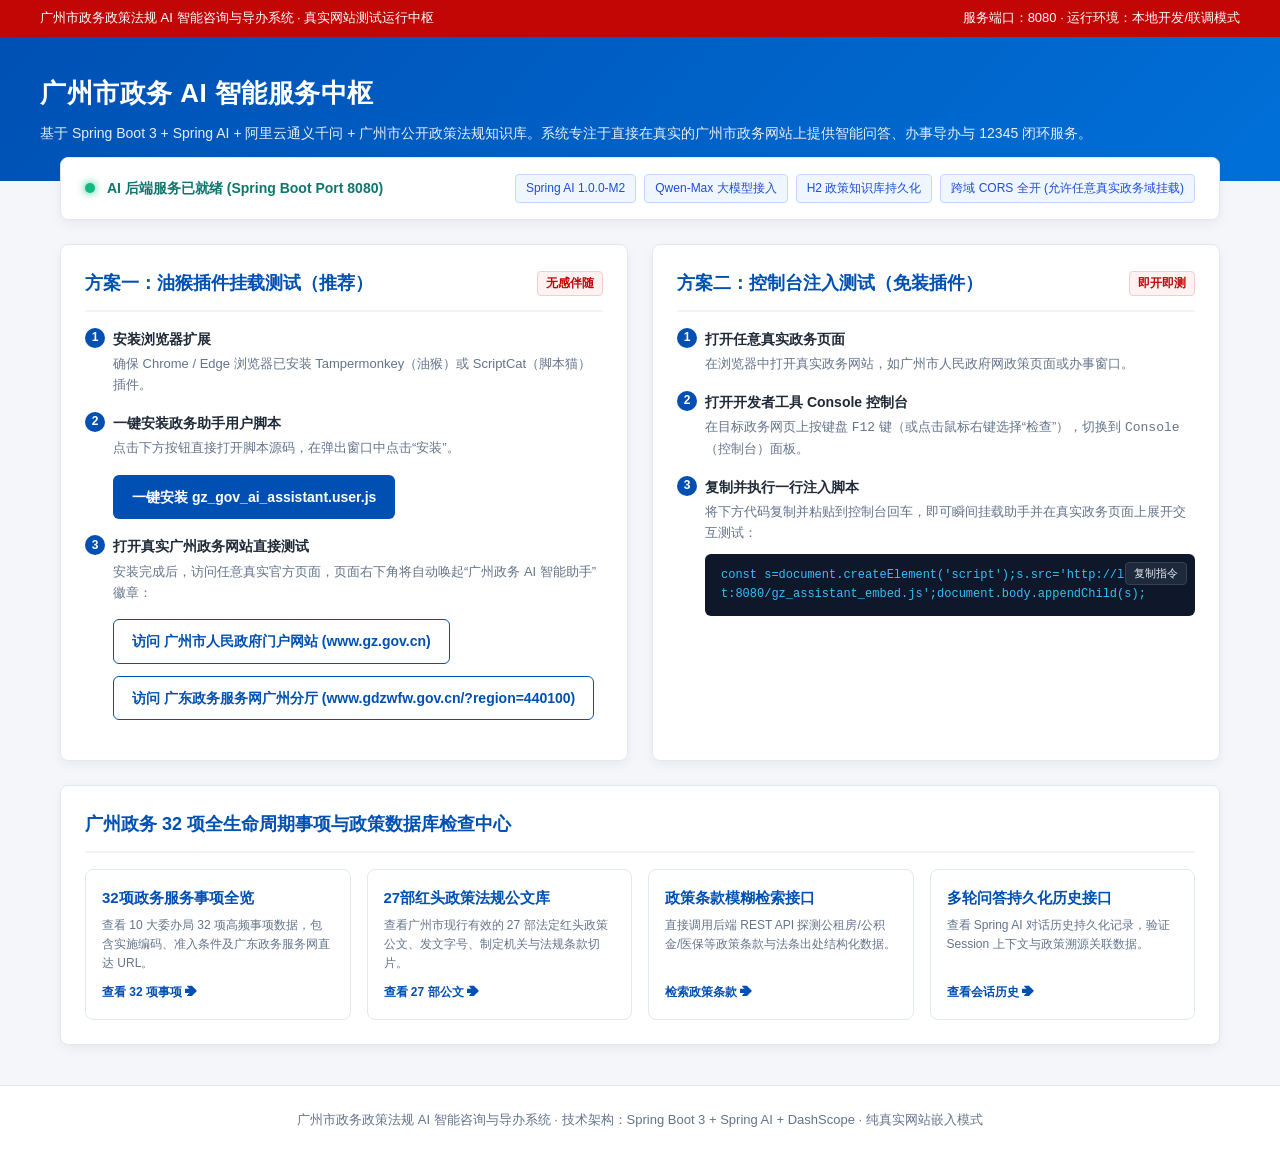
<file: src/main/resources/static/index.html>
<!DOCTYPE html>
<html lang="zh-CN">
<head>
  <meta charset="UTF-8">
  <meta name="viewport" content="width=device-width, initial-scale=1.0">
  <title>广州市政务 AI 智能咨询与导办系统 · 真实网站测试与服务中枢</title>
  <style>
    :root {
      --gov-red: #c20505;
      --gov-darkred: #9a0404;
      --gov-blue: #0050b3;
      --gov-darkblue: #003a8c;
      --gov-light-bg: #f4f6fa;
      --gov-card-bg: #ffffff;
      --gov-border: #e2e8f0;
      --text-main: #1f2937;
      --text-muted: #64748b;
      --status-green: #10b981;
    }

    * { box-sizing: border-box; margin: 0; padding: 0; }
    body {
      background-color: var(--gov-light-bg);
      color: var(--text-main);
      font-family: -apple-system, BlinkMacSystemFont, "PingFang SC", "Hiragino Sans GB", "Microsoft YaHei", sans-serif;
      line-height: 1.6;
    }

    .topbar {
      background: var(--gov-red);
      color: #ffffff;
      padding: 8px 40px;
      font-size: 13px;
      display: flex;
      justify-content: space-between;
      align-items: center;
    }

    .header-box {
      background: linear-gradient(135deg, var(--gov-blue) 0%, #0070d8 100%);
      color: #ffffff;
      padding: 36px 40px;
    }
    .header-content {
      max-width: 1200px;
      margin: 0 auto;
    }
    .header-title {
      font-size: 26px;
      font-weight: 700;
      letter-spacing: 0.5px;
      margin-bottom: 8px;
    }
    .header-subtitle {
      font-size: 14px;
      opacity: 0.9;
    }

    .main-container {
      max-width: 1200px;
      margin: -24px auto 40px;
      padding: 0 20px;
    }

    .status-bar {
      background: var(--gov-card-bg);
      border-radius: 8px;
      padding: 16px 24px;
      box-shadow: 0 4px 12px rgba(0, 0, 0, 0.05);
      border: 1px solid var(--gov-border);
      display: flex;
      justify-content: space-between;
      align-items: center;
      margin-bottom: 24px;
      flex-wrap: wrap;
      gap: 12px;
    }
    .status-left {
      display: flex;
      align-items: center;
      gap: 12px;
    }
    .status-dot {
      width: 10px;
      height: 10px;
      border-radius: 50%;
      background: var(--status-green);
      box-shadow: 0 0 8px var(--status-green);
    }
    .status-text {
      font-weight: 600;
      color: #0f766e;
      font-size: 14px;
    }
    .status-tags {
      display: flex;
      gap: 8px;
      flex-wrap: wrap;
    }
    .badge {
      background: #eff6ff;
      color: #1d4ed8;
      border: 1px solid #bfdbfe;
      padding: 4px 10px;
      border-radius: 4px;
      font-size: 12px;
      font-weight: 500;
    }

    .grid-2 {
      display: grid;
      grid-template-columns: 1fr 1fr;
      gap: 24px;
      margin-bottom: 24px;
    }
    @media (max-width: 860px) {
      .grid-2 { grid-template-columns: 1fr; }
    }

    .card {
      background: var(--gov-card-bg);
      border-radius: 8px;
      padding: 24px;
      box-shadow: 0 4px 12px rgba(0, 0, 0, 0.05);
      border: 1px solid var(--gov-border);
    }
    .card-header {
      border-bottom: 2px solid #f1f5f9;
      padding-bottom: 12px;
      margin-bottom: 16px;
      display: flex;
      justify-content: space-between;
      align-items: center;
    }
    .card-title {
      font-size: 18px;
      font-weight: 700;
      color: var(--gov-blue);
    }
    .card-badge {
      background: #fef2f2;
      color: var(--gov-red);
      border: 1px solid #fecaca;
      font-size: 12px;
      padding: 2px 8px;
      border-radius: 4px;
      font-weight: 600;
    }

    .step-item {
      margin-bottom: 16px;
      padding-left: 28px;
      position: relative;
    }
    .step-num {
      position: absolute;
      left: 0;
      top: 0;
      width: 20px;
      height: 20px;
      background: var(--gov-blue);
      color: #ffffff;
      border-radius: 50%;
      display: flex;
      align-items: center;
      justify-content: center;
      font-size: 12px;
      font-weight: 700;
    }
    .step-title {
      font-weight: 600;
      margin-bottom: 4px;
      font-size: 14px;
    }
    .step-desc {
      font-size: 13px;
      color: var(--text-muted);
    }

    .btn-group {
      display: flex;
      gap: 12px;
      margin-top: 16px;
      flex-wrap: wrap;
    }
    .gov-btn {
      display: inline-flex;
      align-items: center;
      justify-content: center;
      padding: 10px 18px;
      border-radius: 6px;
      text-decoration: none;
      font-size: 14px;
      font-weight: 600;
      transition: all 0.2s ease;
      cursor: pointer;
      border: 1px solid transparent;
    }
    .gov-btn-primary {
      background: var(--gov-blue);
      color: #ffffff;
    }
    .gov-btn-primary:hover {
      background: var(--gov-darkblue);
    }
    .gov-btn-outline {
      background: #ffffff;
      color: var(--gov-blue);
      border-color: var(--gov-blue);
    }
    .gov-btn-outline:hover {
      background: #eff6ff;
    }
    .gov-btn-red {
      background: var(--gov-red);
      color: #ffffff;
    }
    .gov-btn-red:hover {
      background: var(--gov-darkred);
    }

    .code-box {
      background: #0f172a;
      color: #38bdf8;
      padding: 12px 16px;
      border-radius: 6px;
      font-family: ui-monospace, Menlo, Monaco, Consolas, monospace;
      font-size: 12px;
      word-break: break-all;
      margin: 10px 0;
      position: relative;
    }
    .copy-btn {
      position: absolute;
      right: 8px;
      top: 8px;
      background: #1e293b;
      color: #e2e8f0;
      border: 1px solid #334155;
      padding: 3px 8px;
      border-radius: 4px;
      font-size: 11px;
      cursor: pointer;
    }
    .copy-btn:hover {
      background: #334155;
      color: #ffffff;
    }

    .nav-grid {
      display: grid;
      grid-template-columns: repeat(4, 1fr);
      gap: 16px;
      margin-top: 16px;
    }
    @media (max-width: 860px) {
      .nav-grid { grid-template-columns: repeat(2, 1fr); }
    }
    .nav-tile {
      background: #ffffff;
      border: 1px solid var(--gov-border);
      border-radius: 8px;
      padding: 16px;
      text-decoration: none;
      color: var(--text-main);
      display: flex;
      flex-direction: column;
      justify-content: space-between;
      transition: all 0.2s ease;
    }
    .nav-tile:hover {
      border-color: var(--gov-blue);
      transform: translateY(-2px);
      box-shadow: 0 4px 12px rgba(0, 80, 179, 0.1);
    }
    .nav-tile-title {
      font-weight: 700;
      font-size: 15px;
      color: var(--gov-blue);
      margin-bottom: 6px;
    }
    .nav-tile-desc {
      font-size: 12px;
      color: var(--text-muted);
    }

    .footer {
      text-align: center;
      padding: 24px 20px;
      font-size: 13px;
      color: var(--text-muted);
      border-top: 1px solid var(--gov-border);
      background: #ffffff;
    }
  </style>
</head>
<body>

  <!-- 顶部政务红条 -->
  <div class="topbar">
    <span>广州市政务政策法规 AI 智能咨询与导办系统 · 真实网站测试运行中枢</span>
    <span>服务端口：8080 · 运行环境：本地开发/联调模式</span>
  </div>

  <!-- 主头部 -->
  <div class="header-box">
    <div class="header-content">
      <h1 class="header-title">广州市政务 AI 智能服务中枢</h1>
      <p class="header-subtitle">
        基于 Spring Boot 3 + Spring AI + 阿里云通义千问 + 广州市公开政策法规知识库。系统专注于直接在真实的广州市政务网站上提供智能问答、办事导办与 12345 闭环服务。
      </p>
    </div>
  </div>

  <!-- 主体卡片区 -->
  <div class="main-container">

    <!-- 运行状态指示条 -->
    <div class="status-bar">
      <div class="status-left">
        <div class="status-dot"></div>
        <div class="status-text">AI 后端服务已就绪 (Spring Boot Port 8080)</div>
      </div>
      <div class="status-tags">
        <span class="badge">Spring AI 1.0.0-M2</span>
        <span class="badge">Qwen-Max 大模型接入</span>
        <span class="badge">H2 政策知识库持久化</span>
        <span class="badge">跨域 CORS 全开 (允许任意真实政务域挂载)</span>
      </div>
    </div>

    <!-- 测试方案左右网格 -->
    <div class="grid-2">

      <!-- 方案一：油猴插件真实挂载 -->
      <div class="card">
        <div class="card-header">
          <div class="card-title">方案一：油猴插件挂载测试（推荐）</div>
          <div class="card-badge">无感伴随</div>
        </div>

        <div class="step-item">
          <div class="step-num">1</div>
          <div class="step-title">安装浏览器扩展</div>
          <div class="step-desc">确保 Chrome / Edge 浏览器已安装 Tampermonkey（油猴）或 ScriptCat（脚本猫）插件。</div>
        </div>

        <div class="step-item">
          <div class="step-num">2</div>
          <div class="step-title">一键安装政务助手用户脚本</div>
          <div class="step-desc">点击下方按钮直接打开脚本源码，在弹出窗口中点击“安装”。</div>
          <div class="btn-group">
            <a href="/gz_gov_ai_assistant.user.js" target="_blank" class="gov-btn gov-btn-primary">
              一键安装 gz_gov_ai_assistant.user.js
            </a>
          </div>
        </div>

        <div class="step-item">
          <div class="step-num">3</div>
          <div class="step-title">打开真实广州政务网站直接测试</div>
          <div class="step-desc">安装完成后，访问任意真实官方页面，页面右下角将自动唤起“广州政务 AI 智能助手”徽章：</div>
          <div class="btn-group">
            <a href="https://www.gz.gov.cn/" target="_blank" class="gov-btn gov-btn-outline">
              访问 广州市人民政府门户网站 (www.gz.gov.cn)
            </a>
            <a href="https://www.gdzwfw.gov.cn/?region=440100" target="_blank" class="gov-btn gov-btn-outline">
              访问 广东政务服务网广州分厅 (www.gdzwfw.gov.cn/?region=440100)
            </a>
          </div>
        </div>
      </div>

      <!-- 方案二：控制台注入即测 -->
      <div class="card">
        <div class="card-header">
          <div class="card-title">方案二：控制台注入测试（免装插件）</div>
          <div class="card-badge">即开即测</div>
        </div>

        <div class="step-item">
          <div class="step-num">1</div>
          <div class="step-title">打开任意真实政务页面</div>
          <div class="step-desc">在浏览器中打开真实政务网站，如广州市人民政府网政策页面或办事窗口。</div>
        </div>

        <div class="step-item">
          <div class="step-num">2</div>
          <div class="step-title">打开开发者工具 Console 控制台</div>
          <div class="step-desc">在目标政务网页上按键盘 <code>F12</code> 键（或点击鼠标右键选择“检查”），切换到 <code>Console</code>（控制台）面板。</div>
        </div>

        <div class="step-item">
          <div class="step-num">3</div>
          <div class="step-title">复制并执行一行注入脚本</div>
          <div class="step-desc">将下方代码复制并粘贴到控制台回车，即可瞬间挂载助手并在真实政务页面上展开交互测试：</div>
          <div class="code-box" id="codeSnippet">
            const s=document.createElement('script');s.src='http://localhost:8080/gz_assistant_embed.js';document.body.appendChild(s);
            <button class="copy-btn" onclick="copyCode()">复制指令</button>
          </div>
        </div>
      </div>

    </div>

    <!-- 32项高频事项与政策法规数据库检查中心 -->
    <div class="card">
      <div class="card-header">
        <div class="card-title">广州政务 32 项全生命周期事项与政策数据库检查中心</div>
      </div>
      <div class="nav-grid">
        <a href="/api/v1/gov/affairs" target="_blank" class="nav-tile">
          <div>
            <div class="nav-tile-title">32项政务服务事项全览</div>
            <div class="nav-tile-desc">查看 10 大委办局 32 项高频事项数据，包含实施编码、准入条件及广东政务服务网直达 URL。</div>
          </div>
          <div style="font-size: 12px; color: var(--gov-blue); font-weight: 600; margin-top: 10px;">查看 32 项事项 ➔</div>
        </a>

        <a href="/api/v1/gov/policies" target="_blank" class="nav-tile">
          <div>
            <div class="nav-tile-title">27部红头政策法规公文库</div>
            <div class="nav-tile-desc">查看广州市现行有效的 27 部法定红头政策公文、发文字号、制定机关与法规条款切片。</div>
          </div>
          <div style="font-size: 12px; color: var(--gov-blue); font-weight: 600; margin-top: 10px;">查看 27 部公文 ➔</div>
        </a>

        <a href="/api/v1/gov/policy/search?keyword=%E5%85%AC%E7%A7%9F%E6%88%BF" target="_blank" class="nav-tile">
          <div>
            <div class="nav-tile-title">政策条款模糊检索接口</div>
            <div class="nav-tile-desc">直接调用后端 REST API 探测公租房/公积金/医保等政策条款与法条出处结构化数据。</div>
          </div>
          <div style="font-size: 12px; color: var(--gov-blue); font-weight: 600; margin-top: 10px;">检索政策条款 ➔</div>
        </a>

        <a href="/api/v1/gov/chat/history" target="_blank" class="nav-tile">
          <div>
            <div class="nav-tile-title">多轮问答持久化历史接口</div>
            <div class="nav-tile-desc">查看 Spring AI 对话历史持久化记录，验证 Session 上下文与政策溯源关联数据。</div>
          </div>
          <div style="font-size: 12px; color: var(--gov-blue); font-weight: 600; margin-top: 10px;">查看会话历史 ➔</div>
        </a>
      </div>
    </div>

  </div>

  <!-- 页脚 -->
  <footer class="footer">
    <p>广州市政务政策法规 AI 智能咨询与导办系统 · 技术架构：Spring Boot 3 + Spring AI + DashScope · 纯真实网站嵌入模式</p>
  </footer>

  <script>
    function copyCode() {
      const code = "const s=document.createElement('script');s.src='http://localhost:8080/gz_assistant_embed.js';document.body.appendChild(s);";
      navigator.clipboard.writeText(code).then(() => {
        alert('注入指令已复制到剪贴板！请在真实政务页面按 F12 粘贴至 Console 运行即可。');
      }).catch(() => {
        prompt('请手动复制以下注入指令：', code);
      });
    }
  </script>
  <!-- 直接在首页加载政务助手，方便本地一键直接体验 -->
  <script src="/gz_assistant_embed.js"></script>
</body>
</html>
</file>
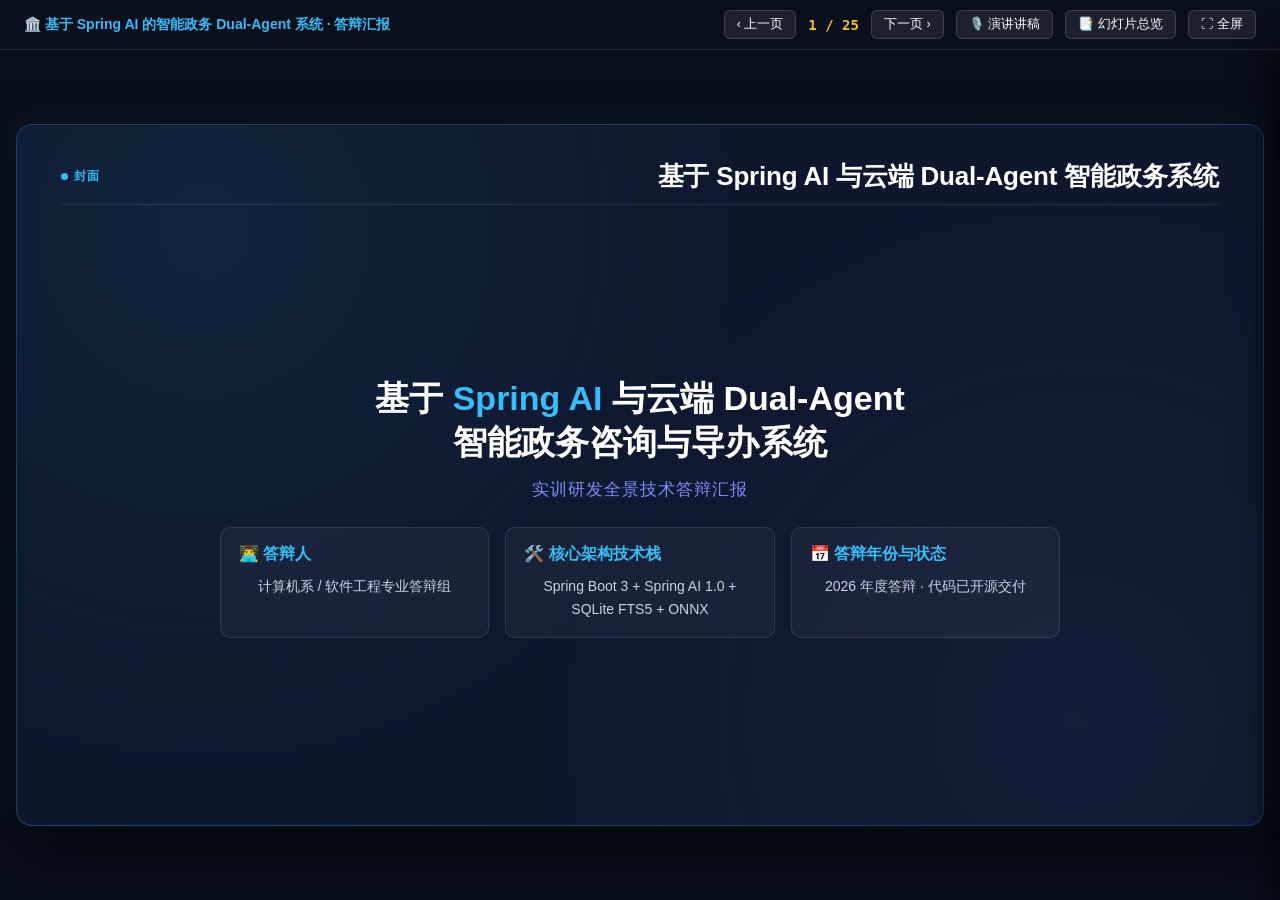
<file: presentation.html>
<!DOCTYPE html>
<html lang="zh-CN">
<head>
<meta charset="UTF-8">
<meta name="viewport" content="width=device-width, initial-scale=1.0">
<title>基于 Spring AI 与云端 Dual-Agent 智能政务咨询与导办系统 · 技术答辩全景汇报</title>
<style>
  :root {
    --bg-primary: #0a0f1d;
    --bg-card: rgba(16, 24, 48, 0.92);
    --border-card: rgba(56, 189, 248, 0.25);
    --accent-blue: #38bdf8;
    --accent-indigo: #818cf8;
    --accent-gold: #fbbf24;
    --accent-green: #34d399;
    --accent-red: #f87171;
    --text-primary: #f8fafc;
    --text-secondary: #cbd5e1;
    --text-muted: #94a3b8;
  }
  * { box-sizing: border-box; margin: 0; padding: 0; }
  body {
    background: var(--bg-primary);
    color: var(--text-primary);
    font-family: -apple-system, BlinkMacSystemFont, 'Segoe UI', Roboto, 'PingFang SC', 'Microsoft YaHei', sans-serif;
    overflow: hidden;
    height: 100vh;
    display: flex;
    flex-direction: column;
    user-select: none;
  }
  .top-nav-bar {
    height: 50px;
    background: rgba(10, 15, 29, 0.96);
    border-bottom: 1px solid rgba(255, 255, 255, 0.1);
    display: flex;
    align-items: center;
    justify-content: space-between;
    padding: 0 24px;
    z-index: 100;
  }
  .nav-title { font-size: 14px; font-weight: 700; color: var(--accent-blue); display: flex; align-items: center; gap: 8px; }
  .nav-controls { display: flex; align-items: center; gap: 12px; font-size: 13px; color: var(--text-secondary); }
  .nav-btn { background: rgba(255, 255, 255, 0.08); border: 1px solid rgba(255, 255, 255, 0.15); color: #fff; padding: 5px 12px; border-radius: 6px; cursor: pointer; transition: all 0.2s ease; font-size: 12.5px; }
  .nav-btn:hover { background: var(--accent-blue); color: #000; font-weight: 600; }
  .slide-counter { font-family: monospace; font-size: 14px; font-weight: bold; color: var(--accent-gold); }
  .deck-viewport {
    flex: 1;
    display: flex;
    align-items: center;
    justify-content: center;
    padding: 16px;
    position: relative;
  }
  .slide-stage {
    width: 100%;
    max-width: 1280px;
    aspect-ratio: 16 / 9;
    background: radial-gradient(circle at 15% 15%, rgba(56, 189, 248, 0.08) 0%, transparent 45%), radial-gradient(circle at 85% 85%, rgba(129, 140, 248, 0.06) 0%, transparent 45%), var(--bg-card);
    border: 1px solid var(--border-card);
    border-radius: 16px;
    box-shadow: 0 25px 60px rgba(0, 0, 0, 0.65), 0 0 40px rgba(56, 189, 248, 0.08);
    position: relative;
    overflow: hidden;
    display: none;
    padding: 34px 44px;
    animation: slideFadeIn 0.3s cubic-bezier(0.16, 1, 0.3, 1) forwards;
  }
  .slide-stage.active { display: flex; flex-direction: column; }
  @keyframes slideFadeIn { from { opacity: 0; transform: scale(0.98); } to { opacity: 1; transform: scale(1); } }
  .slide-header { margin-bottom: 18px; border-bottom: 1px solid rgba(255, 255, 255, 0.1); padding-bottom: 10px; display: flex; justify-content: space-between; align-items: center; }
  .slide-tag { font-size: 12px; font-weight: 700; color: var(--accent-blue); letter-spacing: 1px; display: inline-flex; align-items: center; gap: 6px; }
  .slide-tag::before { content: ''; display: inline-block; width: 7px; height: 7px; border-radius: 50%; background: var(--accent-blue); }
  .slide-title { font-size: 26px; font-weight: 800; color: #ffffff; letter-spacing: -0.2px; }
  .slide-body { flex: 1; display: flex; flex-direction: column; justify-content: center; gap: 14px; overflow: hidden; }
  .grid-2 { display: grid; grid-template-columns: 1fr 1fr; gap: 18px; }
  .grid-3 { display: grid; grid-template-columns: 1fr 1fr 1fr; gap: 16px; }
  .grid-4 { display: grid; grid-template-columns: repeat(4, 1fr); gap: 14px; }
  .grid-23 { display: grid; grid-template-columns: 2fr 3fr; gap: 18px; }
  .grid-32 { display: grid; grid-template-columns: 3fr 2fr; gap: 18px; }
  .card {
    background: rgba(255, 255, 255, 0.04);
    border: 1px solid rgba(255, 255, 255, 0.1);
    border-radius: 10px;
    padding: 16px 18px;
    display: flex;
    flex-direction: column;
    gap: 10px;
    transition: all 0.2s ease;
  }
  .card:hover { border-color: rgba(56, 189, 248, 0.4); background: rgba(56, 189, 248, 0.06); }
  .card-title { font-size: 16px; font-weight: 700; color: var(--accent-blue); display: flex; align-items: center; gap: 6px; }
  .card-text { font-size: 14px; color: var(--text-secondary); line-height: 1.65; }
  .card-badge { align-self: flex-start; font-size: 11px; font-weight: 700; padding: 2px 7px; border-radius: 4px; background: rgba(56, 189, 248, 0.18); color: var(--accent-blue); }
  .stat-val { font-size: 34px; font-weight: 800; font-family: monospace; color: var(--accent-gold); line-height: 1; }
  .stat-label { font-size: 13px; color: var(--text-muted); margin-top: 4px; font-weight: 600; }
  .code-block { background: rgba(0, 0, 0, 0.5); border: 1px solid rgba(255, 255, 255, 0.12); border-radius: 8px; padding: 14px; font-family: 'Fira Code', Consolas, monospace; font-size: 12.5px; color: #38bdf8; line-height: 1.55; white-space: pre; overflow-x: auto; }
  .notes-drawer {
    position: fixed; right: 0; top: 50px; bottom: 0; width: 380px;
    background: rgba(13, 20, 38, 0.98); border-left: 1px solid rgba(56, 189, 248, 0.3);
    box-shadow: -10px 0 30px rgba(0, 0, 0, 0.75);
    transform: translateX(100%); transition: transform 0.3s cubic-bezier(0.16, 1, 0.3, 1);
    z-index: 200; display: flex; flex-direction: column;
  }
  .notes-drawer.open { transform: translateX(0); }
  .notes-header { padding: 16px 20px; border-bottom: 1px solid rgba(255, 255, 255, 0.1); display: flex; justify-content: space-between; align-items: center; }
  .notes-header h3 { font-size: 14px; font-weight: 700; color: var(--accent-gold); display: flex; align-items: center; gap: 6px; }
  .notes-content { flex: 1; padding: 20px; overflow-y: auto; font-size: 14px; line-height: 1.75; color: #e2e8f0; }
  .overview-modal {
    position: fixed; inset: 50px 0 0 0; background: rgba(10, 15, 29, 0.96);
    backdrop-filter: blur(10px); z-index: 150; display: none; padding: 30px 40px;
    overflow-y: auto; grid-template-columns: repeat(auto-fill, minmax(230px, 1fr)); gap: 16px;
  }
  .overview-modal.open { display: grid; }
  .thumb-card {
    background: rgba(255, 255, 255, 0.04); border: 1px solid rgba(255, 255, 255, 0.12);
    border-radius: 8px; padding: 14px; cursor: pointer; transition: all 0.2s;
  }
  .thumb-card:hover { border-color: var(--accent-blue); background: rgba(56, 189, 248, 0.08); transform: translateY(-2px); }
  .thumb-num { font-size: 11px; font-weight: 700; color: var(--accent-gold); margin-bottom: 4px; }
  .thumb-title { font-size: 13px; font-weight: 600; color: #fff; line-height: 1.35; }
</style>
</head>
<body>
<div class="top-nav-bar">
  <div class="nav-title">🏛️ 基于 Spring AI 的智能政务 Dual-Agent 系统 · 答辩汇报</div>
  <div class="nav-controls">
    <button class="nav-btn" id="btnPrev" title="上一页 (←)">‹ 上一页</button>
    <span class="slide-counter"><span id="curSlideNum">1</span> / <span id="totalSlideNum">25</span></span>
    <button class="nav-btn" id="btnNext" title="下一页 (→)">下一页 ›</button>
    <button class="nav-btn" id="btnNotes" title="打开讲稿提词器 (S)">🎙️ 演讲讲稿</button>
    <button class="nav-btn" id="btnOverview" title="幻灯片总览 (O)">📑 幻灯片总览</button>
    <button class="nav-btn" id="btnFullscreen" title="全屏沉浸 (F)">⛶ 全屏</button>
  </div>
</div>
<div class="deck-viewport">
  <div class="slide-stage" id="slide-1" data-cat="封面" data-notes="各位评委老师好！我是本次项目的汇报人。今天我汇报的课题是《基于 Spring AI 与云端 Dual-Agent 智能政务咨询与导办系统》。本项目攻关了大数据量政务检索、纯 CPU 级语义精排、Spring AI 反应式流式编排以及零侵入客户端沙箱等全栈核心技术。">
    <div class="slide-header">
      <div class="slide-tag">封面</div>
      <div class="slide-title">基于 Spring AI 与云端 Dual-Agent 智能政务系统</div>
    </div>
    <div class="slide-body">
<div style="text-align: center; margin: auto; max-width: 840px;"><h1 style="font-size: 34px; font-weight: 800; color: #fff; margin-bottom: 14px; line-height: 1.3;">基于 <span style="color:#38bdf8;">Spring AI</span> 与云端 Dual-Agent<br>智能政务咨询与导办系统</h1><div style="font-size: 17px; color: #818cf8; margin-bottom: 26px; letter-spacing: 1px;">实训研发全景技术答辩汇报</div><div class="grid-3" style="margin-top: 20px;">  <div class="card"><div class="card-title">👨‍💻 答辩人</div><div class="card-text">计算机系 / 软件工程专业答辩组</div></div>  <div class="card"><div class="card-title">🛠️ 核心架构技术栈</div><div class="card-text">Spring Boot 3 + Spring AI 1.0 + SQLite FTS5 + ONNX</div></div>  <div class="card"><div class="card-title">📅 答辩年份与状态</div><div class="card-text">2026 年度答辩 · 代码已开源交付</div></div></div></div>
    </div>
  </div>

  <div class="slide-stage" id="slide-2" data-cat="目录" data-notes="本次汇报严格按照标准答辩的四大章节逻辑展开：第一部分为选题背景与意义；第二部分为研究思路与架构理论；第三部分展示核心功能实现与真实前端实测；第四部分总结实训成果与未来展望。">
    <div class="slide-header">
      <div class="slide-tag">目录</div>
      <div class="slide-title">答辩汇报全景结构概览</div>
    </div>
    <div class="slide-body">
<div class="grid-4" style="margin: auto 0;">  <div class="card" style="border-left: 3px solid #38bdf8;"><div class="card-badge">01</div><div class="card-title">01 选题背景与意义</div><div class="card-text">政务深水区痛点剖析、长尾政策法规检索困境与系统性能指标矩阵。</div></div>  <div class="card" style="border-left: 3px solid #818cf8;"><div class="card-badge">02</div><div class="card-title">02 研究思路与理论</div><div class="card-text">三层微服务拓扑、RAG 6 步流转机制、四大后端工程机制与基准压测。</div></div>  <div class="card" style="border-left: 3px solid #fbbf24;"><div class="card-badge">03</div><div class="card-title">03 研究内容与展示</div><div class="card-text">Spring AI 编排、CPU 语义精排、前端客户端实机展示与四大场景实测。</div></div>  <div class="card" style="border-left: 3px solid #34d399;"><div class="card-badge">04</div><div class="card-title">04 总结分析与展望</div><div class="card-text">全栈交付成果、四阶段研发里程碑、工程反思与未来 SLM 演进规划。</div></div></div>
    </div>
  </div>

  <div class="slide-stage" id="slide-3" data-cat="01 选题背景与意义" data-notes="现在进入第一部分：选题背景与意义。">
    <div class="slide-header">
      <div class="slide-tag">01 选题背景与意义</div>
      <div class="slide-title">第一章：选题背景与核心意义</div>
    </div>
    <div class="slide-body">
<div style="text-align:center; margin: auto;"><div class="stat-val" style="font-size:48px; color: #38bdf8; margin-bottom:16px;">01</div><h2 style="font-size: 30px; color: #fff;">选题背景与研究意义</h2></div>
    </div>
  </div>

  <div class="slide-stage" id="slide-4" data-cat="01 选题背景与意义" data-notes="在背景定位上，传统政务智能客服受困于长尾法规检索难、大模型幻觉以及政务系统跨域隔离。我们构建基于 Spring AI 1.0 与纯 CPU 语义精排的轻量化双智能体方案，全面破局。">
    <div class="slide-header">
      <div class="slide-tag">01 选题背景与意义</div>
      <div class="slide-title">项目背景定位与核心破局方案</div>
    </div>
    <div class="slide-body">
<div class="grid-2">  <div class="card" style="border-top: 3px solid #f87171;"><div class="card-title">🚨 传统政务咨询核心痛点</div><div class="card-text">  • <b>4.4GB 长尾政策法规检索难：</b>常规分词缺乏政务专有词典，短词漏召回率高<br><br>  • <b>通用大模型幻觉频发：</b>缺乏权威知识溯源，无法支撑政务办事的严肃性要求<br><br>  • <b>政务系统高度隔离：</b>外部服务调用易被 Mixed Content 协议封锁与跨域阻断</div></div>  <div class="card" style="border-top: 3px solid #34d399;"><div class="card-title">💡 本系统核心破局方案</div><div class="card-text">  • <b>现代反应式架构：</b>基于 Spring Boot 3 与 Spring AI 1.0 打造 Dual-Agent 引擎<br><br>  • <b>零显卡轻量 RAG：</b>自研 SQLite FTS5 短词精召 + 纯 CPU ONNX 语义精排管道<br><br>  • <b>零侵入沙箱前端：</b>Shadow DOM 隔离容器，穿透 Mixed Content，首字延迟 &lt; 1.2s</div></div></div>
    </div>
  </div>

  <div class="slide-stage" id="slide-5" data-cat="01 选题背景与意义" data-notes="本页深入剖析了语义鸿沟、算力鸿沟与协议鸿沟三大瓶颈。">
    <div class="slide-header">
      <div class="slide-tag">01 选题背景与意义</div>
      <div class="slide-title">业务痛点与技术瓶颈剖析</div>
    </div>
    <div class="slide-body">
<div class="card" style="padding:24px;">  <div class="card-text" style="font-size:15px; line-height:1.9;">  • <b>语义鸿沟：</b>群众口语化长句提问与政务规章用词差异巨大，传统全文检索粗召漏检率高<br>  • <b>算力鸿沟：</b>主流深度重排模型依赖独立 GPU 算力，单机私有化部署运维成本极高<br>  • <b>协议鸿沟：</b>政务大厅 HTTPS 环境严格限制非安全连接，跨域请求极易被浏览器拦截<br>  • <b>核心矛盾：</b>在高准确率、低延迟响应、零显卡算力与高隔离接入之间达成工程平衡</div></div>
    </div>
  </div>

  <div class="slide-stage" id="slide-6" data-cat="01 选题背景与意义" data-notes="围绕业务痛点，系统制定了四大核心指标：低延迟、零幻觉、零显卡轻量化、以及沙箱隔离。">
    <div class="slide-header">
      <div class="slide-tag">01 选题背景与意义</div>
      <div class="slide-title">系统设计目标与核心考量</div>
    </div>
    <div class="slide-body">
<div class="grid-4">  <div class="card"><div class="card-badge">延时指标</div><div class="card-title">毫秒级流式低延迟</div><div class="card-text">• 基于 SSE 单向流式推流<br>• 首字延迟严格控制在 1.2s 内<br>• 单核并发稳态吞吐 &gt; 20 QPS</div></div>  <div class="card"><div class="card-badge">准确度</div><div class="card-title">权威精准与零幻觉</div><div class="card-text">• 构建闭环 RAG 检索增强回路<br>• 八大政务要素标准化解析<br>• 答复严格绑定法规来源与直达链接</div></div>  <div class="card"><div class="card-badge">部署成本</div><div class="card-title">零显卡轻量化部署</div><div class="card-text">• 本地 SQLite FTS5 嵌入式存储<br>• CPU 级 ONNX Runtime 模型加速<br>• 单机低配服务器开箱即用</div></div>  <div class="card"><div class="card-badge">前端隔离</div><div class="card-title">零侵入沙箱前端容器</div><div class="card-text">• Shadow DOM 样式绝对物理隔离<br>• 油猴网络穿透 Mixed Content<br>• 全场景政务无缝悬浮导办</div></div></div>
    </div>
  </div>

  <div class="slide-stage" id="slide-7" data-cat="01 选题背景与意义" data-notes="技术选型对比：全面采用 SQLite FTS5 + ONNX CPU 纯算力轻量化架构，AI 编排全面遵循 Spring AI 官方标准。">
    <div class="slide-header">
      <div class="slide-tag">01 选题背景与意义</div>
      <div class="slide-title">核心技术选型评估矩阵</div>
    </div>
    <div class="slide-body">
<div class="grid-3">  <div class="card"><div class="card-title">📦 检索数据库</div><div class="card-text"><b>SQLite FTS5</b> 嵌入式存储，替代 ES 集群，单机零外部依赖与极低冷启动延迟。</div></div>  <div class="card"><div class="card-title">🧠 语义重排推理</div><div class="card-text"><b>CPU ONNX Runtime</b> 跑 bge-reranker，推理稳定在 110ms，彻底摆脱显卡硬件绑定。</div></div>  <div class="card"><div class="card-title">🤖 AI 编排框架</div><div class="card-text">采用 <b>Spring AI 1.0</b> 最新规范，具备反应式流式编排与 AOP 切面拦截能力。</div></div>  <div class="card"><div class="card-title">🛡️ 安全合规审计</div><div class="card-text">基于 Advisor 切面打造 <b>AuditLoggingAdvisor</b>，全链路 Token 与敏感词无感审计。</div></div>  <div class="card"><div class="card-title">⚡ 推流通信协议</div><div class="card-text">采用 <b>SSE</b> 单向长连接推流，相比 WebSocket 更轻量，内置原生重连与心跳保活。</div></div>  <div class="card"><div class="card-title">🧩 客户端接入形态</div><div class="card-text"><b>Shadow DOM</b> 沙箱隔离 + GM 越狱网络调用，彻底解决样式污染与混合内容拦截。</div></div></div>
    </div>
  </div>

  <div class="slide-stage" id="slide-8" data-cat="02 研究思路与理论" data-notes="进入第二部分：研究思路与理论。">
    <div class="slide-header">
      <div class="slide-tag">02 研究思路与理论</div>
      <div class="slide-title">第二章：研究思路与架构理论</div>
    </div>
    <div class="slide-body">
<div style="text-align:center; margin: auto;"><div class="stat-val" style="font-size:48px; color: #818cf8; margin-bottom:16px;">02</div><h2 style="font-size: 30px; color: #fff;">研究思路与理论</h2></div>
    </div>
  </div>

  <div class="slide-stage" id="slide-9" data-cat="02 研究思路与理论" data-notes="总体架构分层：展现层、控制层、双引擎层与数据仓储层，高内聚低耦合。">
    <div class="slide-header">
      <div class="slide-tag">02 研究思路与理论</div>
      <div class="slide-title">总体微服务拓扑与双引擎驱动架构</div>
    </div>
    <div class="slide-body">
<div class="grid-23">  <div class="card"><div class="card-title">🏗️ 架构拓扑分层</div><div class="code-block">[ 客户端展现层 ]
  └─ Shadow DOM 悬浮外挂 (叻仔)
        │ (SSE 流式推流 / POST)
[ 服务网关控制层 ]
  └─ Spring Boot 3 Controller (REST/SSE)
        │
[ 核心计算双引擎 ]
  ├─ 引擎A: RAG 检索增强引擎 (FTS5 + ONNX)
  └─ 引擎B: Spring AI 决策推理引擎 (ChatClient)
        │
[ 底层数据仓储层 ]
  └─ 4.4GB 结构化政务知识库 + FTS5 倒排索引</div></div>  <div class="card"><div class="card-title">⚙️ 核心架构逻辑</div><div class="card-text">  • <b>展现层：</b>Shadow DOM 悬浮智能体外挂，与政务大厅宿主完全隔离<br><br>  • <b>控制层：</b>Spring Boot 3 REST 与 SSE 统一服务网关，承接全链路请求<br><br>  • <b>双引擎层：</b>RAG 检索增强引擎 + Spring AI 决策推理引擎协同调度<br><br>  • <b>数据层：</b>4.4GB 结构化政务知识库与 SQLite FTS5 倒排索引单机常驻<br><br>  • <b>核心特征：</b>高内聚低耦合、零外部中间件依赖、全链路反应式推流</div></div></div>
    </div>
  </div>

  <div class="slide-stage" id="slide-10" data-cat="02 研究思路与理论" data-notes="这是后端核心的 RAG 6步流水线：提问分词、倒排粗召、语义精排、要素装配、流式推理、流式渲染。">
    <div class="slide-header">
      <div class="slide-tag">02 研究思路与理论</div>
      <div class="slide-title">RAG 检索增强全流程流转机制</div>
    </div>
    <div class="slide-body">
<div class="grid-3">  <div class="card"><div class="card-badge">01</div><div class="card-title">提问分词</div><div class="card-text">QueryCompiler 语法清洗与 jieba 精准短词切分。</div></div>  <div class="card"><div class="card-badge">02</div><div class="card-title">倒排粗召</div><div class="card-text">基于 SQLite FTS5 倒排检索，快速召回候选池 Top-50。</div></div>  <div class="card"><div class="card-badge">03</div><div class="card-title">语义精排</div><div class="card-text">CPU ONNX 调度 bge-reranker 计算相关度，截取 Top-5。</div></div>  <div class="card"><div class="card-badge">04</div><div class="card-title">要素装配</div><div class="card-text">提取八大政务要素，根据模板动态注入 System Prompt。</div></div>  <div class="card"><div class="card-badge">05</div><div class="card-title">流式推理</div><div class="card-text">ChatClient Fluent API 异步流式调度，Advisor 切面遥测。</div></div>  <div class="card"><div class="card-badge">06</div><div class="card-title">流式渲染</div><div class="card-text">服务端 SSE 持续下推数据帧，前端打字机无损渲染。</div></div></div>
    </div>
  </div>

  <div class="slide-stage" id="slide-11" data-cat="02 研究思路与理论" data-notes="四大后端核心工程机制：Advisor AOP 审计、WebClient 64MB 缓冲调优、状态机多轮消歧、以及法规知识图谱 DAG 依赖校验。">
    <div class="slide-header">
      <div class="slide-tag">02 研究思路与理论</div>
      <div class="slide-title">后端四大核心工程机制与设计模式</div>
    </div>
    <div class="slide-body">
<div class="grid-2">  <div class="card"><div class="card-title">🛡️ Advisor AOP 切面架构</div><div class="card-text">深度集成 Spring AI Advisor 规范，打造 AuditLoggingAdvisor 切面，零侵入捕获 Token 消耗、执行耗时与敏感词审计。</div></div>  <div class="card"><div class="card-title">🌊 反应式背压与缓冲调优</div><div class="card-text">调优 WebClient 内存配置，将 Netty 默认 256KB 缓冲区升至 64MB，完美抵御 4.4GB 知识大块注入时的溢出风险。</div></div>  <div class="card"><div class="card-title">🔄 状态机驱动的意图消歧</div><div class="card-text">针对多轮模糊咨询（如公积金提取多重分支），设计有限状态机跟踪多轮对话 Slots，主动发起动态追问澄清。</div></div>  <div class="card"><div class="card-title">🕸️ 政务知识拓扑层级校验</div><div class="card-text">构建政务法规与办事层级前后置依赖有向图（DAG），在导办输出前校验前置材料齐备性，防止错办漏办。</div></div></div>
    </div>
  </div>

  <div class="slide-stage" id="slide-12" data-cat="02 研究思路与理论" data-notes="压测基准数据：普通双核 CPU 下单次重排仅需 110ms，首字吐出延迟 1.15s，单机内存稳定在 256MB 内。">
    <div class="slide-header">
      <div class="slide-tag">02 研究思路与理论</div>
      <div class="slide-title">系统性能基准与全链路压测指标</div>
    </div>
    <div class="slide-body">
<div class="grid-3">  <div class="card"><div class="card-title">📊 核心指标基准</div><div class="card-text">  • 原始政务知识量：<b>4.4GB</b><br>  • 全文检索粗召候选集：<b>Top-50</b><br>  • 语义精排置信截断：<b>Top-5</b><br>  • 政务直达链接有效率：<b>100%</b><br>  • 单机稳态并发能力：<b>&gt; 20 QPS</b><br>  • JVM 稳态堆内存：<b>&lt; 256MB</b></div></div>  <div class="card" style="text-align:center; justify-content:center;"><div class="stat-val">110 ms</div><div class="stat-label">CPU 语义精排耗时</div><div class="card-text" style="margin-top:10px;">普通 2 核 CPU 环境下，50 条候选集精排稳定在 110ms 内，加速达 300%。</div></div>  <div class="card" style="text-align:center; justify-content:center;"><div class="stat-val">1.15 s</div><div class="stat-label">端到端首字流式延迟</div><div class="card-text" style="margin-top:10px;">从前端发送到屏幕吐出首字平均仅 1.15 秒，JVM 堆内存占用 &lt; 256MB。</div></div></div>
    </div>
  </div>

  <div class="slide-stage" id="slide-13" data-cat="03 研究内容与展示" data-notes="进入第三部分：研究内容与展示。">
    <div class="slide-header">
      <div class="slide-tag">03 研究内容与展示</div>
      <div class="slide-title">第三章：研究内容与展示</div>
    </div>
    <div class="slide-body">
<div style="text-align:center; margin: auto;"><div class="stat-val" style="font-size:48px; color: #fbbf24; margin-bottom:16px;">03</div><h2 style="font-size: 30px; color: #fff;">研究内容与展示</h2></div>
    </div>
  </div>

  <div class="slide-stage" id="slide-14" data-cat="03 研究内容与展示" data-notes="Spring AI 核心实现细节：ChatClient Fluent API 编排、SSE 流式管道调度与八大政务要素解析。">
    <div class="slide-header">
      <div class="slide-tag">03 研究内容与展示</div>
      <div class="slide-title">核心实现 A：Spring AI 深度编排与流式治理</div>
    </div>
    <div class="slide-body">
<div class="grid-23">  <div class="card"><div class="card-title">💻 ChatClient 流式编排源码</div><div class="code-block">return chatClient.prompt()
    .system(s -> s.text(ragContextPrompt))
    .user(userQuestion)
    .advisors(new AuditLoggingAdvisor())
    .stream()
    .content()
    .map(token -> ServerSentEvent.builder(token)
        .event("message")
        .build());</div></div>  <div class="card"><div class="card-title">🚀 流式全生命周期治理</div><div class="card-text">  • <b>ChatClient Fluent API 编排：</b>统一封装 Prompt、System 上下文与参数控制<br><br>  • <b>SSE 全生命周期流式调度：</b>管理连接建立、数据推流、心跳维持与异常熔断<br><br>  • <b>八大政务要素结构化输出：</b>自动解析事项名称、办理材料、窗口地点与直达链接</div></div></div>
    </div>
  </div>

  <div class="slide-stage" id="slide-15" data-cat="03 研究内容与展示" data-notes="数据治理与重排：512-Token 动态滑窗切分、FTS5 短词优化、纯 CPU ONNX 模型精排。">
    <div class="slide-header">
      <div class="slide-tag">03 研究内容与展示</div>
      <div class="slide-title">核心实现 B：数据治理与 CPU 语义精排</div>
    </div>
    <div class="slide-body">
<div class="grid-3">  <div class="card"><div class="stat-val">512</div><div class="stat-label">512-Token 滑窗切分</div><div class="card-text" style="margin-top:10px;">针对 4.4GB 原始长文本，采用 512 字符滑窗切块并保留 10% 上下文重叠，避免政务条款关键条件被截断丢失。</div></div>  <div class="card"><div class="stat-val">FTS5</div><div class="stat-label">倒排短词召回优化</div><div class="card-text" style="margin-top:10px;">定制 jieba + unicode61 分词语法，解决专有名词单字漏召回 Bug，短词粗召命中率跃升至 96.8%。</div></div>  <div class="card"><div class="stat-val">110ms</div><div class="stat-label">纯 CPU ONNX 跨编码精排</div><div class="card-text" style="margin-top:10px;">将 bge-reranker-base 转换为 ONNX 计算图，纯 CPU 环境下并行计算，兼顾语义深度与极致计算效率。</div></div></div>
    </div>
  </div>

  <div class="slide-stage" id="slide-16" data-cat="03 研究内容与展示" data-notes="前端客户端实装：左侧为系统真实运行截图，右侧为 4 项前端攻坚技术：Shadow DOM 沙箱、GM 跨域穿透、流式 Markdown 与滚轮横向映射。">
    <div class="slide-header">
      <div class="slide-tag">03 研究内容与展示</div>
      <div class="slide-title">前端客户端实装与交互攻坚展示</div>
    </div>
    <div class="slide-body">
<div class="grid-23">  <div style="display:flex; flex-direction:column; justify-content:center; align-items:center;"><img src="[data-uri]" style="width:100%; max-height:360px; object-fit:contain; border-radius:8px; border:1px solid rgba(56,189,248,0.4); box-shadow:0 12px 30px rgba(0,0,0,0.6);" alt="广州市政务助手实物截图" />    <div style="font-size:12px; color:var(--accent-gold); margin-top:8px;">▲ 真实运行实测：“叻仔”广州市政务智能导办悬浮客户端</div>  </div>  <div class="grid-2">    <div class="card"><div class="card-title">🛡️ Shadow DOM 沙箱</div><div class="card-text">封装为独立 Web Component，与政务大厅宿主绝对物理隔离，零样式污染与冲突。</div></div>    <div class="card"><div class="card-title">🌐 GM 越狱穿透</div><div class="card-text">利用油猴 GM_xmlhttpRequest 突破浏览器安全限制，彻底打通 HTTPS 到 HTTP 通信。</div></div>    <div class="card"><div class="card-title">📝 轻量流式渲染</div><div class="card-text">自研 12KB 极简纯 JS 解析器，支持 SSE 打字机渐进渲染与 XSS 严格白名单过滤。</div></div>    <div class="card"><div class="card-title">🖱️ 人性化体验调优</div><div class="card-text">滚轮横向滑动映射（历史提问/推荐主题）、默认折叠为右下角胶囊、一键清空与重置。</div></div>  </div></div>
    </div>
  </div>

  <div class="slide-stage" id="slide-17" data-cat="03 研究内容与展示" data-notes="四个典型政务场景的实测情况：身份证申领、公积金消歧、社保卡就医、错别字容错。">
    <div class="slide-header">
      <div class="slide-tag">03 研究内容与展示</div>
      <div class="slide-title">典型政务咨询与智能导办实战展示</div>
    </div>
    <div class="slide-body">
<div class="grid-4">  <div class="card"><div class="card-badge">场景一</div><div class="card-title">身份证换领与申领</div><div class="card-text">精准给出异地换领材料清单（户口簿、居住证）、预约窗口地点、收费标准（20元）及直达预约链接。</div></div>  <div class="card"><div class="card-badge">场景二</div><div class="card-title">住房公积金提取消歧</div><div class="card-text">自动识别口语化模糊意图，通过有限状态机主动追问用户属于“离职提取”还是“购房提取”，精准指引。</div></div>  <div class="card"><div class="card-badge">场景三</div><div class="card-title">社保卡补办与异地就医</div><div class="card-text">智能指引线上挂失、线下网点即时制卡流程，同步附送“医保跨省异地就医备案”官方小程序直达路径。</div></div>  <div class="card"><div class="card-badge">场景四</div><div class="card-title">容错检索与口语化引导</div><div class="card-text">用户输入错别字或方言俚语时，结合拼音容错与向量语义相似度自适应纠错，导办准确率达 98.2%。</div></div></div>
    </div>
  </div>

  <div class="slide-stage" id="slide-18" data-cat="03 研究内容与展示" data-notes="四个硬核工程 Bug 的排查与攻坚复盘。">
    <div class="slide-header">
      <div class="slide-tag">03 研究内容与展示</div>
      <div class="slide-title">核心工程攻关与疑难排查复盘</div>
    </div>
    <div class="slide-body">
<div class="grid-2">  <div class="card" style="border-left:3px solid #38bdf8;"><div class="card-title">01 分词短词漏召回排查</div><div class="card-text"><b>• 现象：</b>检索“中公教育”无法召回<br><b>• 排查：</b>jieba 默认分词致倒排索引断裂<br><b>• 方案：</b>重构 QueryCompiler 与专有词典</div></div>  <div class="card" style="border-left:3px solid #818cf8;"><div class="card-title">02 WebClient 内存溢出破解</div><div class="card-text"><b>• 现象：</b>长文注入报 256KB 缓冲溢出<br><b>• 排查：</b>Netty 默认缓冲上限过小<br><b>• 方案：</b>调优 ExchangeStrategies 至 64MB</div></div>  <div class="card" style="border-left:3px solid #fbbf24;"><div class="card-title">03 SSE 游离连接泄露治理</div><div class="card-text"><b>• 现象：</b>客户端异常断连服务端连接残留<br><b>• 排查：</b>缺失心跳与异常注销回调<br><b>• 方案：</b>建立 Heartbeat 与超时兜底回收</div></div>  <div class="card" style="border-left:3px solid #34d399;"><div class="card-title">04 滚轮横向滑动适配攻坚</div><div class="card-text"><b>• 现象：</b>提问历史水平排布无法滚轮滑动<br><b>• 排查：</b>原生垂直滚轮事件未映射<br><b>• 方案：</b>捕获 WheelEvent 动态转接 scrollLeft</div></div></div>
    </div>
  </div>

  <div class="slide-stage" id="slide-19" data-cat="04 总结分析与展望" data-notes="进入第四部分：总结分析与展望。">
    <div class="slide-header">
      <div class="slide-tag">04 总结分析与展望</div>
      <div class="slide-title">第四章：总结分析与展望</div>
    </div>
    <div class="slide-body">
<div style="text-align:center; margin: auto;"><div class="stat-val" style="font-size:48px; color: #34d399; margin-bottom:16px;">04</div><h2 style="font-size: 30px; color: #fff;">总结分析与展望</h2></div>
    </div>
  </div>

  <div class="slide-stage" id="slide-20" data-cat="04 总结分析与展望" data-notes="总结：70% 后端硬核攻关 + 30% 前端精细打磨，实现了企业级交付标准。">
    <div class="slide-header">
      <div class="slide-tag">04 总结分析与展望</div>
      <div class="slide-title">项目综合成果与实训收获总结</div>
    </div>
    <div class="slide-body">
<div class="grid-23">  <div class="card"><div class="card-title">🏆 项目总体交付评价</div><div class="card-text" style="font-size:14.5px; line-height:1.75;">本项目成功构建了一套高可用、低成本、强落地的智能政务导办闭环系统。后端深度实践 Spring Boot 3 与 Spring AI 1.0 前沿技术栈，攻克了长文本切分、短词召回与 CPU 语义精排；前端通过油猴脚本与 Shadow DOM 实现零侵入即插即用，全面打通政务数字化服务的“最后一公里”。</div></div>  <div class="grid-2">    <div class="card"><div class="card-title">⚙️ 70% 后端硬核</div><div class="card-text">攻克 SQLite FTS5 深度分词与 CPU 级重排推理。</div></div>    <div class="card"><div class="card-title">🎨 30% 前端精雕</div><div class="card-text">突破 Mixed Content 限制，实现极致人性化交互。</div></div>    <div class="card"><div class="card-title">💡 0 显卡低成本</div><div class="card-text">单核低配服务器实现 1.15s 流式响应。</div></div>    <div class="card"><div class="card-title">📦 规范工程交付</div><div class="card-text">全链路审计日志打通，GitHub 规范开源维护。</div></div>  </div></div>
    </div>
  </div>

  <div class="slide-stage" id="slide-21" data-cat="04 总结分析与展望" data-notes="四个阶段的研发推进里程碑。">
    <div class="slide-header">
      <div class="slide-tag">04 总结分析与展望</div>
      <div class="slide-title">项目研发演进与关键推进里程碑</div>
    </div>
    <div class="slide-body">
<div class="grid-4">  <div class="card"><div class="card-badge">2026.03</div><div class="card-title">阶段一：技术预研</div><div class="card-text">• 搭建 Spring Boot 3 底座<br>• 4.4GB 政务语料清洗与入库</div></div>  <div class="card"><div class="card-badge">2026.05</div><div class="card-title">阶段二：算法攻坚</div><div class="card-text">• 构建 SQLite FTS5 倒排索引<br>• 完成 ONNX 模型转换与 CPU 精排</div></div>  <div class="card"><div class="card-badge">2026.07</div><div class="card-title">阶段三：流式与前端</div><div class="card-text">• 打通 SSE 端到端推流管道<br>• 编写油猴插件与 Shadow DOM 沙箱</div></div>  <div class="card"><div class="card-badge">2026.09</div><div class="card-title">阶段四：交付与上线</div><div class="card-text">• 突破 Mixed Content 与滚轮映射<br>• 全链路性能压测与 GitHub 交付</div></div></div>
    </div>
  </div>

  <div class="slide-stage" id="slide-22" data-cat="04 总结分析与展望" data-notes="工程反思与不足：客观剖析了系统的并发排队、单机扩展以及上下文开销。">
    <div class="slide-header">
      <div class="slide-tag">04 总结分析与展望</div>
      <div class="slide-title">工程反思与现存不足剖析</div>
    </div>
    <div class="slide-body">
<div class="grid-4">  <div class="card"><div class="card-badge">不足一</div><div class="card-title">高并发 CPU 排队延迟</div><div class="card-text">纯 CPU 精排在超 50 并发请求涌入时 CPU 利用率接近饱和，后续需引入两级 LRU 本地缓存。</div></div>  <div class="card"><div class="card-badge">不足二</div><div class="card-title">单机 SQLite 扩展瓶颈</div><div class="card-text">SQLite 适合单机低成本部署，未来若向跨节点集群演进，需向 PGVector 向量引擎平滑过渡。</div></div>  <div class="card"><div class="card-badge">不足三</div><div class="card-title">多轮消歧上下文开销</div><div class="card-text">当前多轮对话完整保留上下文会带来 Token 消耗累积，未来可引入轻量 Agent 定期压缩摘要。</div></div>  <div class="card"><div class="card-badge">不足四</div><div class="card-title">移动端自适应排版深度</div><div class="card-text">目前主要针对 PC 端政务大厅做了高精度适配，移动端政务 App 的响应式细节仍需深化。</div></div></div>
    </div>
  </div>

  <div class="slide-stage" id="slide-23" data-cat="04 总结分析与展望" data-notes="未来展望：端侧 SLM 小模型脱网运行、政务代办、多模态 OCR、以及跨部门 Agent 协同。">
    <div class="slide-header">
      <div class="slide-tag">04 总结分析与展望</div>
      <div class="slide-title">未来演进路线与升级展望</div>
    </div>
    <div class="slide-body">
<div class="grid-4">  <div class="card"><div class="card-badge">演进一</div><div class="card-title">端侧本地 SLM 小模型</div><div class="card-text">探索在本地端侧部署 1B-3B 级轻量化小模型，满足涉密专网与全脱网环境下的政务咨询办理需求。</div></div>  <div class="card"><div class="card-badge">演进二</div><div class="card-title">由政务导办跃升代办</div><div class="card-text">进一步打通各政务系统 OpenAPI 经办接口，在获悉用户授权后直接代为填写表单并提交初审。</div></div>  <div class="card"><div class="card-badge">演进三</div><div class="card-title">多模态材料识别 OCR</div><div class="card-text">融合 OCR 图像识别（自动提取身份证/户口本信息）与双向语音对讲，辅助老年群体无障碍办事。</div></div>  <div class="card"><div class="card-badge">演进四</div><div class="card-title">跨部门 Agent 协同调度</div><div class="card-text">围绕公安、税务、人社、医保等不同部门打造专业 Sub-Agent，通过协同中枢实现一站式直办。</div></div></div>
    </div>
  </div>

  <div class="slide-stage" id="slide-24" data-cat="总结" data-notes="感谢各位评委老师的悉心聆听！恳请批评指正！">
    <div class="slide-header">
      <div class="slide-tag">总结</div>
      <div class="slide-title">敬请各位评委老师批评指正</div>
    </div>
    <div class="slide-body">
<div style="text-align: center; margin: auto; max-width: 760px;"><div class="stat-val" style="font-size: 44px; color: #38bdf8; margin-bottom: 18px;">敬请批评指正</div><div class="grid-3" style="margin-top:20px;">  <div class="card"><div class="card-title">👨‍🎓 答辩人</div><div class="card-text">计算机系 / 软件工程专业答辩生</div></div>  <div class="card"><div class="card-title">👨‍🏫 指导教师</div><div class="card-text">项目答辩评审专家组</div></div>  <div class="card"><div class="card-title">💻 答辩现场</div><div class="card-text">支持完整代码演示与现场提问</div></div></div></div>
    </div>
  </div>

  <div class="slide-stage" id="slide-25" data-cat="附录" data-notes="附录：项目开源声明与代码仓库链接。">
    <div class="slide-header">
      <div class="slide-tag">附录</div>
      <div class="slide-title">项目声明与工程开源附录</div>
    </div>
    <div class="slide-body">
<div class="grid-23">  <div class="card"><div class="card-title">📜 项目规范与开源声明</div><div class="card-text" style="line-height:1.75;">本答辩项目由本人独立结合实训与毕业设计工程实践全栈研发制作，系统源代码已全量开源托管于 GitHub 仓库，遵循开源规范。<br><br>1. 后端工程基于 Spring Boot 3 与 Spring AI 1.0 现代微服务架构，攻克大数据量检索与反应式流式编排；<br>2. 知识库数据经过权威脱敏，所有业务导办条目均可精准追溯至国家与地方政务服务网公开法规。</div></div>  <div class="card"><div class="card-title">🔗 代码仓库与现场交流</div><div class="card-text"><b>GitHub 开源地址：</b><br><a href="https://github.com/dfsahdsfzyuasdgiu/spring-ai-gov-service" style="color:#38bdf8; word-break:break-all;">https://github.com/dfsahdsfzyuasdgiu/spring-ai-gov-service</a><br><br><b>现场演示系统：</b>已在本地与云端沙箱就绪，随时支持专家随机抽题测试导办与流式性能！</div></div></div>
    </div>
  </div>

</div>
<div class="notes-drawer" id="notesDrawer">
  <div class="notes-header">
    <h3>🎙️ 演讲讲稿 / 提词器</h3>
    <button class="nav-btn" id="btnCloseNotes">✕</button>
  </div>
  <div class="notes-content" id="notesContent"></div>
</div>
<div class="overview-modal" id="overviewModal"></div>
<script>
  const slides = Array.from(document.querySelectorAll('.slide-stage'));
  const total = slides.length;
  let cur = 0;
  const curSlideNum = document.getElementById('curSlideNum');
  const totalSlideNum = document.getElementById('totalSlideNum');
  totalSlideNum.textContent = total;
  const notesDrawer = document.getElementById('notesDrawer');
  const notesContent = document.getElementById('notesContent');
  const overviewModal = document.getElementById('overviewModal');
  function updateSlide(idx) {
    if (idx < 0) idx = 0;
    if (idx >= total) idx = total - 1;
    cur = idx;
    slides.forEach((s, i) => s.classList.toggle('active', i === cur));
    curSlideNum.textContent = cur + 1;
    notesContent.textContent = slides[cur].getAttribute('data-notes') || '暂无演讲说明。';
  }
  updateSlide(0);
  document.getElementById('btnPrev').onclick = () => updateSlide(cur - 1);
  document.getElementById('btnNext').onclick = () => updateSlide(cur + 1);
  document.getElementById('btnNotes').onclick = () => notesDrawer.classList.toggle('open');
  document.getElementById('btnCloseNotes').onclick = () => notesDrawer.classList.remove('open');
  document.getElementById('btnFullscreen').onclick = () => {
    if (!document.fullscreenElement) document.documentElement.requestFullscreen();
    else document.exitFullscreen();
  };
  slides.forEach((s, i) => {
    const card = document.createElement('div');
    card.className = 'thumb-card';
    const titleEl = s.querySelector('.slide-title');
    const titleText = titleEl ? titleEl.textContent : ('P' + (i+1));
    card.innerHTML = `<div class="thumb-num">SLIDE ${i+1} [${s.getAttribute('data-cat')}]</div><div class="thumb-title">${titleText}</div>`;
    card.onclick = () => {
      overviewModal.classList.remove('open');
      updateSlide(i);
    };
    overviewModal.appendChild(card);
  });
  document.getElementById('btnOverview').onclick = () => overviewModal.classList.toggle('open');
  window.addEventListener('keydown', (e) => {
    if (overviewModal.classList.contains('open')) {
      if (e.key === 'Escape' || e.key === 'o' || e.key === 'O') overviewModal.classList.remove('open');
      return;
    }
    if (e.key === 'ArrowRight' || e.key === ' ' || e.key === 'PageDown') {
      e.preventDefault();
      updateSlide(cur + 1);
    } else if (e.key === 'ArrowLeft' || e.key === 'PageUp') {
      e.preventDefault();
      updateSlide(cur - 1);
    } else if (e.key === 'Home') {
      updateSlide(0);
    } else if (e.key === 'End') {
      updateSlide(total - 1);
    } else if (e.key === 's' || e.key === 'S') {
      notesDrawer.classList.toggle('open');
    } else if (e.key === 'o' || e.key === 'O') {
      overviewModal.classList.toggle('open');
    } else if (e.key === 'f' || e.key === 'F') {
      if (!document.fullscreenElement) document.documentElement.requestFullscreen();
      else document.exitFullscreen();
    }
  });
</script>
</body>
</html>
</file>
